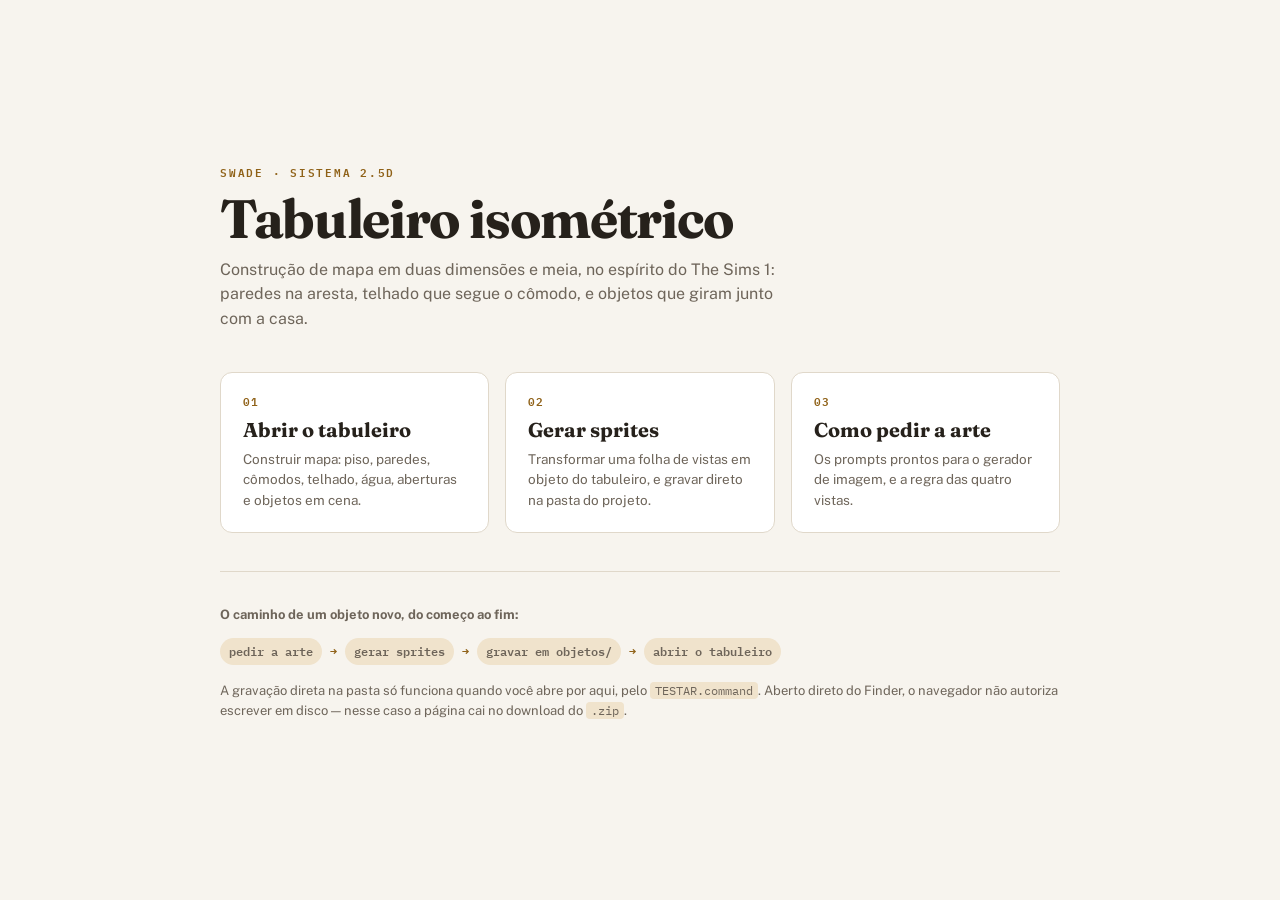
<file: index.html>
<!doctype html>
<html lang="pt-BR">
<head>
<meta charset="utf-8">
<meta name="viewport" content="width=device-width, initial-scale=1">
<title>SWADE Tabletop 2.5D</title>
<link rel="preconnect" href="https://fonts.gstatic.com" crossorigin>
<link rel="stylesheet" href="https://fonts.googleapis.com/css2?family=Fraunces:opsz,wght@9..144,500;9..144,700&family=Public+Sans:wght@400;500;700&family=IBM+Plex+Mono:wght@400;600&display=swap">
<style>
  :root{
    --papel:#F7F4EE; --superficie:#FFFFFF; --tinta:#26211B; --fraca:#6E655A;
    --linha:#E0D8CA; --latao:#8F6117; --latao-fraco:#F0E3CC; --sobre-latao:#FFFFFF;
    --ok:#356446; --ok-fraco:#E2EFE6;
  }
  @media (prefers-color-scheme: dark){
    :root:not([data-theme="light"]){
      --papel:#15120E; --superficie:#1F1A14; --tinta:#EFE8DC; --fraca:#A09585;
      --linha:#332C23; --latao:#DCA54F; --latao-fraco:#2A2116; --sobre-latao:#1A1509;
      --ok:#78BC8E; --ok-fraco:#1E2F24;
    }
  }
  :root[data-theme="dark"]{
    --papel:#15120E; --superficie:#1F1A14; --tinta:#EFE8DC; --fraca:#A09585;
    --linha:#332C23; --latao:#DCA54F; --latao-fraco:#2A2116; --sobre-latao:#1A1509;
    --ok:#78BC8E; --ok-fraco:#1E2F24;
  }
  *{box-sizing:border-box}
  html,body{height:100%}
  body{
    background:var(--papel); color:var(--tinta); margin:0;
    font:400 15px/1.55 "Public Sans", ui-sans-serif, system-ui, sans-serif;
    display:flex; align-items:center; justify-content:center;
  }
  .folha{max-width:880px; width:100%; padding-inline:20px; padding-block:48px}
  .marca{font:600 11px/1 "IBM Plex Mono",monospace; letter-spacing:.16em;
         text-transform:uppercase; color:var(--latao); margin:0 0 14px}
  h1{font:700 clamp(34px,6vw,54px)/1.02 "Fraunces", Georgia, serif;
     letter-spacing:-.025em; margin:0 0 12px; text-wrap:balance}
  .sub{color:var(--fraca); max-width:56ch; margin:0 0 40px; font-size:16px}
  .grade{display:grid; grid-template-columns:repeat(auto-fit,minmax(230px,1fr)); gap:16px}
  a.porta{
    display:block; text-decoration:none; color:inherit; background:var(--superficie);
    border:1px solid var(--linha); border-radius:12px; padding:22px;
    transition:border-color .15s, transform .15s;
  }
  a.porta:hover,a.porta:focus-visible{border-color:var(--latao); transform:translateY(-2px)}
  a.porta:focus-visible{outline:2px solid var(--latao); outline-offset:2px}
  a.porta .num{font:600 11px/1 "IBM Plex Mono",monospace; color:var(--latao);
                letter-spacing:.1em; display:block; margin-bottom:12px}
  a.porta h2{font:700 20px/1.2 "Fraunces", Georgia, serif; margin:0 0 7px}
  a.porta p{margin:0; color:var(--fraca); font-size:13.5px; line-height:1.5}
  .rodape{margin-top:38px; padding-top:20px; border-top:1px solid var(--linha);
          color:var(--fraca); font-size:13px}
  .rodape code{font-family:"IBM Plex Mono",monospace; font-size:.92em;
               background:var(--latao-fraco); padding:1px 5px; border-radius:4px}
  .fluxo{display:flex; flex-wrap:wrap; gap:8px; align-items:center; margin:10px 0 0;
         font:600 12px/1.6 "IBM Plex Mono",monospace; color:var(--fraca)}
  .fluxo span{background:var(--latao-fraco); padding:4px 9px; border-radius:99px}
  .fluxo i{font-style:normal; color:var(--latao)}
  @media (prefers-reduced-motion: reduce){ *{transition:none!important} }
</style>
</head>
<body>
<div class="folha">
  <p class="marca">SWADE · sistema 2.5D</p>
  <h1>Tabuleiro isométrico</h1>
  <p class="sub">Construção de mapa em duas dimensões e meia, no espírito do The Sims 1:
  paredes na aresta, telhado que segue o cômodo, e objetos que giram junto com a casa.</p>

  <div class="grade">
    <a class="porta" href="tabuleiro.html">
      <span class="num">01</span>
      <h2>Abrir o tabuleiro</h2>
      <p>Construir mapa: piso, paredes, cômodos, telhado, água, aberturas e objetos em cena.</p>
    </a>
    <a class="porta" href="conversor.html">
      <span class="num">02</span>
      <h2>Gerar sprites</h2>
      <p>Transformar uma folha de vistas em objeto do tabuleiro, e gravar direto na
      pasta do projeto.</p>
    </a>
    <a class="porta" href="ferramentas/COMO-GERAR-SPRITES.md">
      <span class="num">03</span>
      <h2>Como pedir a arte</h2>
      <p>Os prompts prontos para o gerador de imagem, e a regra das quatro vistas.</p>
    </a>
  </div>

  <div class="rodape">
    <p><b>O caminho de um objeto novo, do começo ao fim:</b></p>
    <p class="fluxo">
      <span>pedir a arte</span><i>→</i>
      <span>gerar sprites</span><i>→</i>
      <span>gravar em objetos/</span><i>→</i>
      <span>abrir o tabuleiro</span>
    </p>
    <p style="margin-top:16px">A gravação direta na pasta só funciona quando você abre
    por aqui, pelo <code>TESTAR.command</code>. Aberto direto do Finder, o navegador não
    autoriza escrever em disco — nesse caso a página cai no download do <code>.zip</code>.</p>
  </div>
</div>
</body>
</html>
</file>
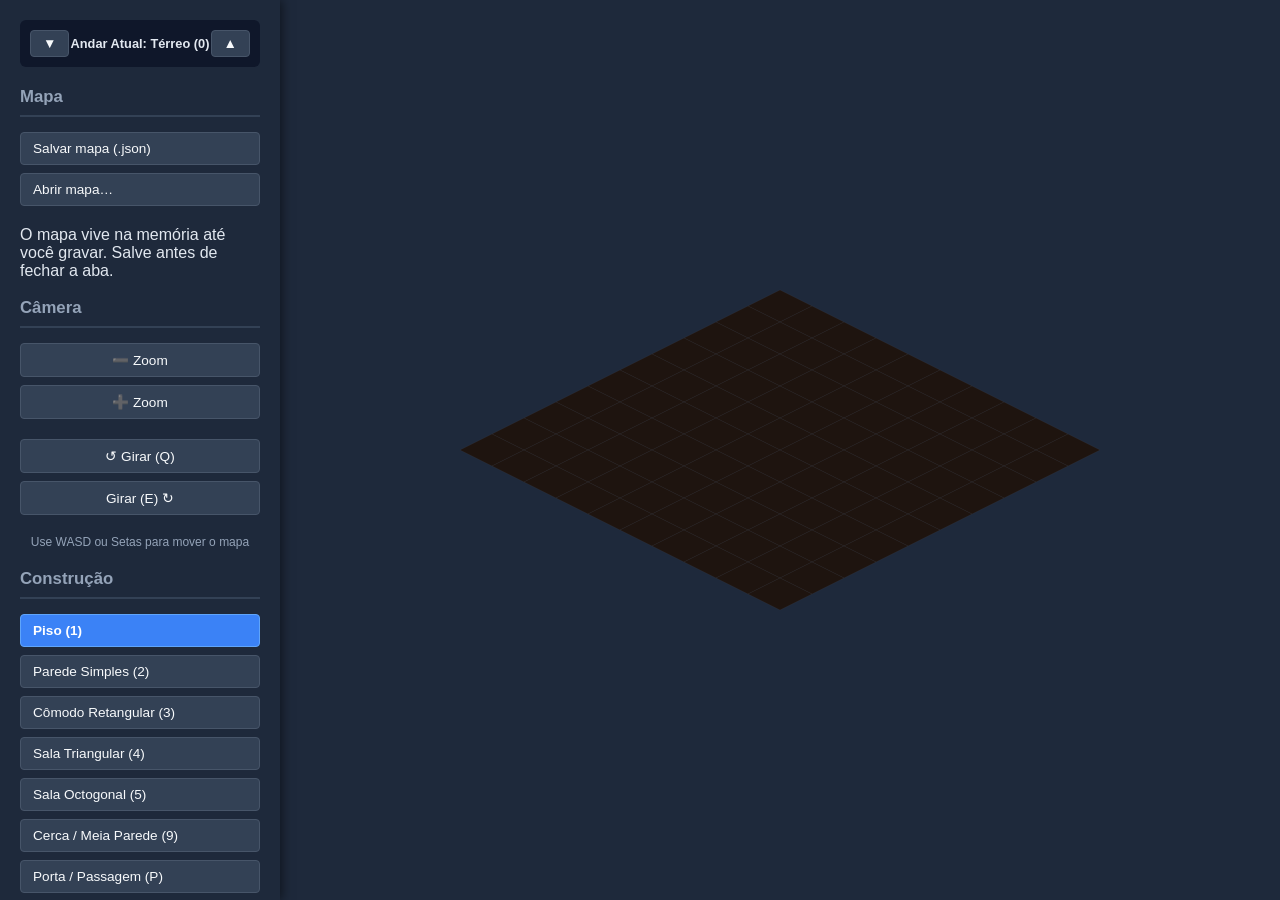
<file: tabuleiro.html>
<!DOCTYPE html>
<html lang="pt-BR">
<head>
    <meta charset="UTF-8">
    <meta name="viewport" content="width=device-width, initial-scale=1.0">
    <title>Engine Isométrica 2.5D - Construtor</title>
    <style>
        body {
            margin: 0; padding: 0;
            background-color: #0f172a; color: #e2e8f0;
            font-family: 'Segoe UI', Tahoma, Geneva, Verdana, sans-serif;
            display: flex; height: 100vh; overflow: hidden;
        }

        #ui-panel {
            width: 280px; min-width: 280px;
            background-color: #1e293b; box-shadow: 2px 0 10px rgba(0,0,0,0.5);
            display: flex; flex-direction: column; padding: 20px;
            box-sizing: border-box; z-index: 10; overflow-y: auto;
        }

        h2 { font-size: 1.05rem; margin: 0 0 15px 0; border-bottom: 2px solid #334155; padding-bottom: 8px; color: #94a3b8; }

        .tool-group { display: flex; flex-direction: column; gap: 8px; margin-bottom: 20px; }
        .row-group { display: flex; gap: 8px; justify-content: space-between; }
        .row-group button { flex-grow: 1; text-align: center; }

        button {
            background-color: #334155; color: #f8fafc; border: 1px solid #475569;
            padding: 8px 12px; border-radius: 4px; cursor: pointer; font-size: 0.85rem;
            text-align: left; transition: 0.2s;
        }

        button:hover { background-color: #475569; }
        button.active { background-color: #3b82f6; border-color: #60a5fa; color: white; font-weight: bold; }

        .floor-controls {
            display: flex; justify-content: space-between; align-items: center;
            background-color: #0f172a; padding: 10px; border-radius: 6px; margin-bottom: 20px;
        }
        .floor-controls button { padding: 5px 12px; text-align: center; }
        #floorLabel { font-size: 0.8rem; font-weight: bold; text-align: center; }

        .slider-group { display: flex; flex-direction: column; gap: 5px; font-size: 0.85rem; margin-bottom: 15px; }
        select { background-color: #334155; color: white; border: 1px solid #475569; padding: 6px; border-radius: 4px; width: 100%; }

        .texture-grid { display: grid; grid-template-columns: repeat(3, 1fr); gap: 8px; margin-bottom: 20px; }
        .texture-btn { height: 50px; border-radius: 6px; border: 2px solid transparent; cursor: pointer; background-size: cover; background-position: center; transition: 0.2s; }
        .texture-btn:hover { border-color: #94a3b8; transform: scale(1.05); }
        .texture-btn.selected { border-color: #3b82f6; box-shadow: 0 0 10px rgba(59, 130, 246, 0.5); }
        .texture-label { font-size: 0.75rem; text-align: center; color: #cbd5e1; margin-top: 4px; }
        .texture-wrapper { display: flex; flex-direction: column; }
        .texture-categoria { grid-column: 1 / -1; font-size: 0.7rem; text-transform: uppercase; letter-spacing: 0.08em;
            color: #94a3b8; border-bottom: 1px solid #334155; padding-bottom: 3px; margin-top: 6px; }

        .color-picker { display: flex; justify-content: space-between; align-items: center; font-size: 0.85rem; margin-bottom: 8px; }
        .color-picker input[type="color"] { cursor: pointer; border: none; border-radius: 4px; width: 30px; height: 30px; padding: 0; background: none; }

        #canvas-container { flex-grow: 1; position: relative; width: calc(100vw - 280px); height: 100vh; overflow: hidden; }
        #gameCanvas { position: absolute; top: 0; left: 0; width: 100%; height: 100%; cursor: crosshair; display: block; }
    </style>
</head>
<body>

    <div id="ui-panel">
        
        <div class="floor-controls">
            <button id="btnFloorDown" title="Descer Andar">▼</button>
            <span id="floorLabel">Andar Atual: Térreo (0)</span>
            <button id="btnFloorUp" title="Subir Andar">▲</button>
        </div>

        <!-- CÂMERA -->
        <h2>Mapa</h2>
        <div class="tool-group">
            <button id="btnSalvarMapa">Salvar mapa (.json)</button>
            <button id="btnAbrirMapa">Abrir mapa…</button>
            <input type="file" id="arquivoDeMapa" accept=".json,application/json" hidden>
        </div>
        <div class="info-box" id="avisoDoMapa" style="margin-bottom:18px;">O mapa vive na memória até você gravar. Salve antes de fechar a aba.</div>

        <h2>Câmera</h2>
        <div class="tool-group row-group">
            <button id="btnZoomOut" title="Afastar">➖ Zoom</button>
            <button id="btnZoomIn" title="Aproximar">➕ Zoom</button>
        </div>
        <div class="tool-group row-group">
            <button id="btnRotL" title="Girar 90° à esquerda (Q)">↺ Girar (Q)</button>
            <button id="btnRotR" title="Girar 90° à direita (E)">Girar (E) ↻</button>
        </div>
        <div style="font-size: 0.75rem; color: #94a3b8; text-align: center; margin-bottom: 20px;">Use WASD ou Setas para mover o mapa</div>

        <h2>Construção</h2>
        <div class="tool-group">
            <button id="btnPiso" class="active">Piso (1)</button>
            <button id="btnParede">Parede Simples (2)</button>
            <button id="btnRoomRect">Cômodo Retangular (3)</button>
            <button id="btnRoomTri">Sala Triangular (4)</button>
            <button id="btnRoomOct">Sala Octogonal (5)</button>
            <button id="btnCerca">Cerca / Meia Parede (9)</button>
            <button id="btnPorta">Porta / Passagem (P)</button>
            <button id="btnColuna">Coluna de Apoio (6)</button>
            <button id="btnAgua">Água Decorativa (0)</button>
            <button id="btnObjeto">Objeto em Cena (O)</button>
            <div class="info-box">Com a ferramenta <b>O</b>: a pegada aparece no chão — <b>verde</b> cabe, <b>vermelho</b> não.
            <b>R</b> gira antes de soltar · clicar de novo num objeto posto gira ele · Ctrl+clique remove.</div>
        </div>

        <h2>Acabamento</h2>
        <div style="font-size:0.75rem; color:#94a3b8; margin:-8px 0 10px;">
            O Piso (1) já constrói com a textura escolhida. Aqui ficam as superfícies que não se constroem clicando.
        </div>
        <div class="tool-group">
            <button id="btnPaintRoof">Pintar Telhado (7)</button>
            <button id="btnPaintWall">Pintar Parede, Cerca e Coluna (8)</button>
        </div>

        <h2>Biblioteca de Texturas</h2>
        <div style="font-size:0.78rem; color:#94a3b8; margin-bottom:8px;">
            Ativa: <strong id="texturaAtiva">nenhuma</strong> — a paleta segue a ferramenta: chão no Piso (1), telha no (7), parede no (8).<br>
            Shift pinta o cômodo inteiro · Ctrl remove a textura.
        </div>
        <div class="texture-grid" id="texturePalette"></div>

        <h2>Ações</h2>
        <div class="tool-group">
            <button id="btnBorracha">Apagar (Segurar Ctrl)</button>
            <button id="btnCutaway">Paredes: CORTADAS (C)</button>
            <button id="btnUndo">Desfazer (Ctrl+Z)</button> <!-- O BOTÃO QUE DERRUBOU A ENGINE VOLTOU! -->
        </div>

        <h2>Geometria</h2>
        <div class="slider-group">
            <label for="sliderAltura">Altura das Paredes: <strong id="valorAltura">48</strong></label>
            <input type="range" id="sliderAltura" min="12" max="96" value="48">
        </div>
        <div class="slider-group">
            <label for="sliderPincelAgua">Pincel de Água: <strong id="valorPincelAgua">0,85</strong> ladrilho</label>
            <input type="range" id="sliderPincelAgua" min="25" max="200" value="85">
        </div>
        <div class="slider-group">
            <label for="roofPitchSelect">Inclinação do Telhado</label>
            <select id="roofPitchSelect">
                <option value="6">Baixo (Estilo Moderno)</option>
                <option value="12">Médio (Padrão)</option>
                <option value="24" selected>Alto (Clássico)</option>
            </select>
        </div>

        <h2>Materiais</h2>
        <div class="color-picker">
            <span>Grama / Chão:</span>
            <input type="color" id="colorSurface" value="#1e293b">
        </div>
        <div class="color-picker">
            <span>Terra (Vazio):</span>
            <input type="color" id="colorDirt" value="#1e140f">
        </div>
        <div class="color-picker">
            <span>Chão Subsolo:</span>
            <input type="color" id="colorUnderground" value="#0a0705">
        </div>
        <div class="color-picker">
            <span>Telhado:</span>
            <input type="color" id="colorRoof" value="#475569">
        </div>


    </div>

    <!-- O CONTAINER SEGURO -->
    <div id="canvas-container">
        <canvas id="gameCanvas"></canvas>
    </div>

    <script src="script.js"></script>
</body>
</html>
</file>
